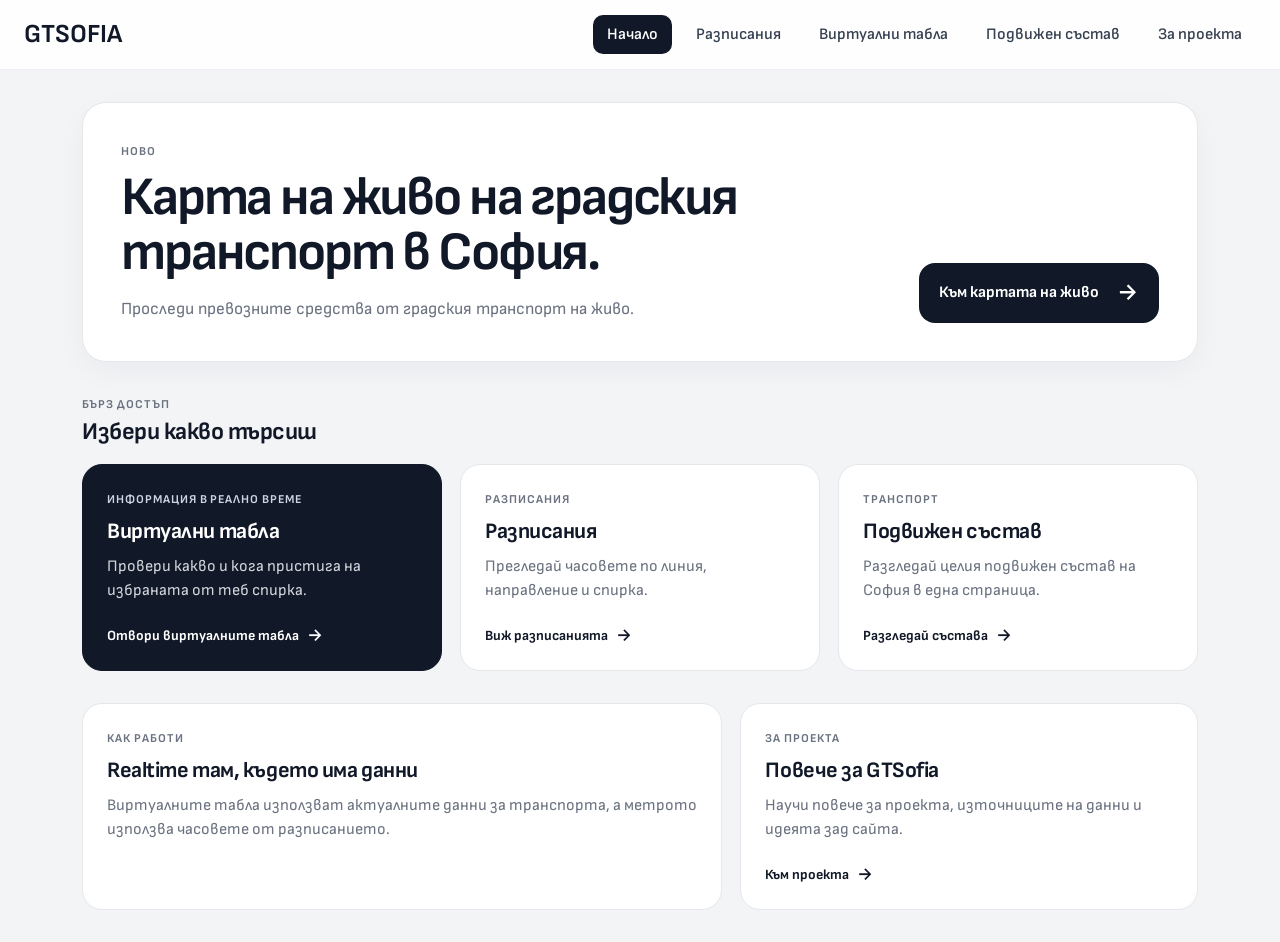
<file: index.html>
<!DOCTYPE html>
<html lang="bg">
<head>
  <meta charset="UTF-8" />
  <meta name="viewport" content="width=device-width, initial-scale=1.0" />
  <title>Начало | GTSofia</title>
  <link href="https://fonts.googleapis.com/css2?family=Sofia+Sans:wght@400;500;600;700&display=swap" rel="stylesheet" />
  <link rel="stylesheet" href="style.css" />
</head>
<body>
  <header class="navbar">
    <a href="index.html" class="nav-logo">GTSOFIA</a>
    <button class="nav-toggle" onclick="toggleMenu()" aria-label="Отвори меню">☰</button>
    <nav id="navMenu">
      <a href="index.html" class="active">Начало</a>
      <a href="schedules.html">Разписания</a>
      <a href="virtual-boards.html">Виртуални табла</a>
      <a href="rolling-stock.html">Подвижен състав</a>
      <a href="about.html">За проекта</a>
    </nav>
  </header>

  <main class="home">
    <section class="home-hero">
      <div class="home-hero-copy">
        <span class="home-eyebrow">НОВО</span>
        <h1>Карта на живо на градския транспорт в София.</h1>
        <p>Проследи превозните средства от градския транспорт на живо.</p>
      </div>
      <a href="https://gtsofialive.vercel.app/" class="home-hero-action">
        <span class="home-hero-action-label">Към картата на живо</span>
        <span class="home-hero-action-arrow">→</span>
      </a>
    </section>

    <section class="home-section">
      <div class="home-section-heading">
        <div>
          <span class="home-section-kicker">Бърз достъп</span>
          <h2>Избери какво търсиш</h2>
        </div>
      </div>

      <div class="home-grid home-grid-main">
        <a href="virtual-boards.html" class="home-card home-card-primary">
          <span class="home-card-label">Информация в реално време</span>
          <h2>Виртуални табла</h2>
          <p>Провери какво и кога пристига на избраната от теб спирка.</p>
          <span class="home-card-link">Отвори виртуалните табла <span>→</span></span>
        </a>

        <a href="schedules.html" class="home-card">
          <span class="home-card-label">Разписания</span>
          <h2>Разписания</h2>
          <p>Прегледай часовете по линия, направление и спирка.</p>
          <span class="home-card-link">Виж разписанията <span>→</span></span>
        </a>

        <a href="rolling-stock.html" class="home-card">
          <span class="home-card-label">Транспорт</span>
          <h2>Подвижен състав</h2>
          <p>Разгледай целия подвижен състав на София в една страница.</p>
          <span class="home-card-link">Разгледай състава <span>→</span></span>
        </a>
      </div>
    </section>



    <section class="home-info-grid">
      <div class="home-info-card">
        <span class="home-section-kicker">Как работи</span>
        <h2>Realtime там, където има данни</h2>
        <p>Виртуалните табла използват актуалните данни за транспорта, а метрото използва часовете от разписанието.</p>
      </div>

      <a href="about.html" class="home-info-card home-info-card-link">
        <span class="home-section-kicker">За проекта</span>
        <h2>Повече за GTSofia</h2>
        <p>Научи повече за проекта, източниците на данни и идеята зад сайта.</p>
        <span class="home-card-link">Към проекта <span>→</span></span>
      </a>
    </section>
  </main>

  <script src="navbar.js"></script>
</body>
</html>
</file>
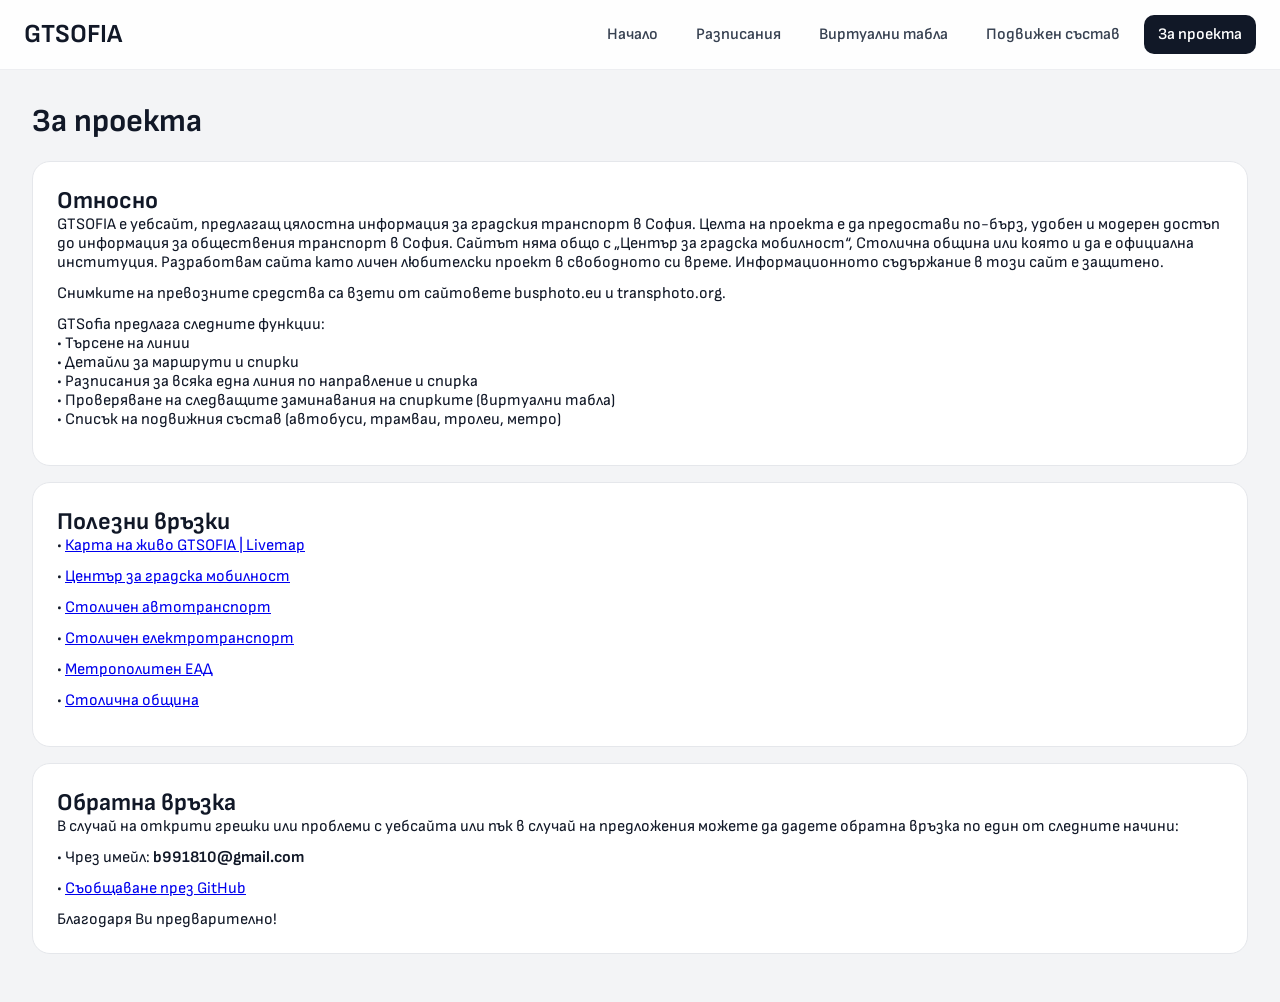
<file: about.html>
<!DOCTYPE html>
<html lang="en">
<head>
  <meta charset="UTF-8" />
  <meta name="viewport" content="width=device-width, initial-scale=1.0"/>
  <title>За проекта | GTSofia</title>

  <link href="https://fonts.googleapis.com/css2?family=Sofia+Sans:wght@400;500;600;700&display=swap" rel="stylesheet"/>
  <link rel="stylesheet" href="style.css" />
</head>

<body>

<!-- NAVBAR -->
<header class="navbar">

  <a href="index.html" class="nav-logo">GTSOFIA</a>

  <button class="nav-toggle" onclick="toggleMenu()">☰</button>

  <nav id="navMenu">
    <a href="index.html">Начало</a>
    <a href="schedules.html">Разписания</a>
    <a href="virtual-boards.html">Виртуални табла</a>
    <a href="rolling-stock.html">Подвижен състав</a>
    <a href="about.html" class="active">За проекта</a>
  </nav>

</header>

<!-- PAGE CONTENT -->
<main class="content">

  <h1 style="margin-bottom: 20px;">За проекта</h1>

  <!-- Карта 1 -->
  <div class="info-card" style="margin-bottom: 16px;">
    <h2>Относно</h2>

    <p style="margin-bottom: 12px;">
      GTSOFIA е уебсайт, предлагащ цялостна информация за градския транспорт в София. Целта на проекта е да предостави по-бърз, удобен и модерен достъп до информация за обществения транспорт в София. Сайтът няма общо с „Център за градска мобилност“, Столична община или която и да е официална институция. Разработвам сайта като личен любителски проект в свободното си време. Информационното съдържание в този сайт е защитено.
    </p>

      <p style="margin-bottom: 12px;">
      Снимките на превозните средства са взети от сайтовете busphoto.eu и transphoto.org.
    </p>

    <p style="margin-bottom: 12px;">
      GTSofia предлага следните функции:
      <br>• Търсене на линии
      <br>• Детайли за маршрути и спирки
      <br>• Разписания за всяка една линия по направление и спирка
      <br>• Проверяване на следващите заминавания на спирките (виртуални табла)
      <br>• Списък на подвижния състав (автобуси, трамваи, тролеи, метро)
    </p>
    
    </div>

      <div class="info-card" style="margin-bottom: 16px;">
    <h2>Полезни връзки</h2>


      <p style="margin-bottom: 12px;">
      • <a href="https://gtsofialive.vercel.app/">
        Карта на живо GTSOFIA | Livemap
      </a>
    </p>

      <p style="margin-bottom: 12px;">
      • <a href="https://sofiatraffic.bg/bg">
        Център за градска мобилност
      </a>
    </p>

      <p style="margin-bottom: 12px;">
      • <a href="https://www.sofiabus.bg/">
        Столичен автотранспорт
      </a>
    </p>

      <p style="margin-bottom: 12px;">
      • <a href="http://www.elektrotransportsf.com/">
        Столичен електротранспорт
      </a>
    </p>

      <p style="margin-bottom: 12px;">
      • <a href="https://www.metropolitan.bg/">
        Метрополитен ЕАД
      </a>
    </p>

      <p style="margin-bottom: 12px;">
      • <a href="https://www.sofia.bg/">
        Столична община
      </a>
    </p>
  
  </div>

    <div class="info-card" style="margin-bottom: 16px;">
    <h2>Обратна връзка</h2>

        <p style="margin-bottom: 12px;">
      В случай на открити грешки или проблеми с уебсайта или пък в случай на предложения можете да дадете обратна връзка по един от следните начини:
    </p>

    <p style="margin-bottom: 12px;">
      • Чрез имейл: <strong>b991810@gmail.com</strong>
    </p>

    <p style="margin-bottom: 12px;">
      • <a href="https://github.com/nikolay5555/gtsofia/issues">
        Съобщаване през GitHub
      </a>
    </p>

    <p>
      Благодаря Ви предварително!
    </p>
  </div>

</main>

<!-- NAVBAR SCRIPT -->
<script src="navbar.js"></script>

</body>
</html>
</file>
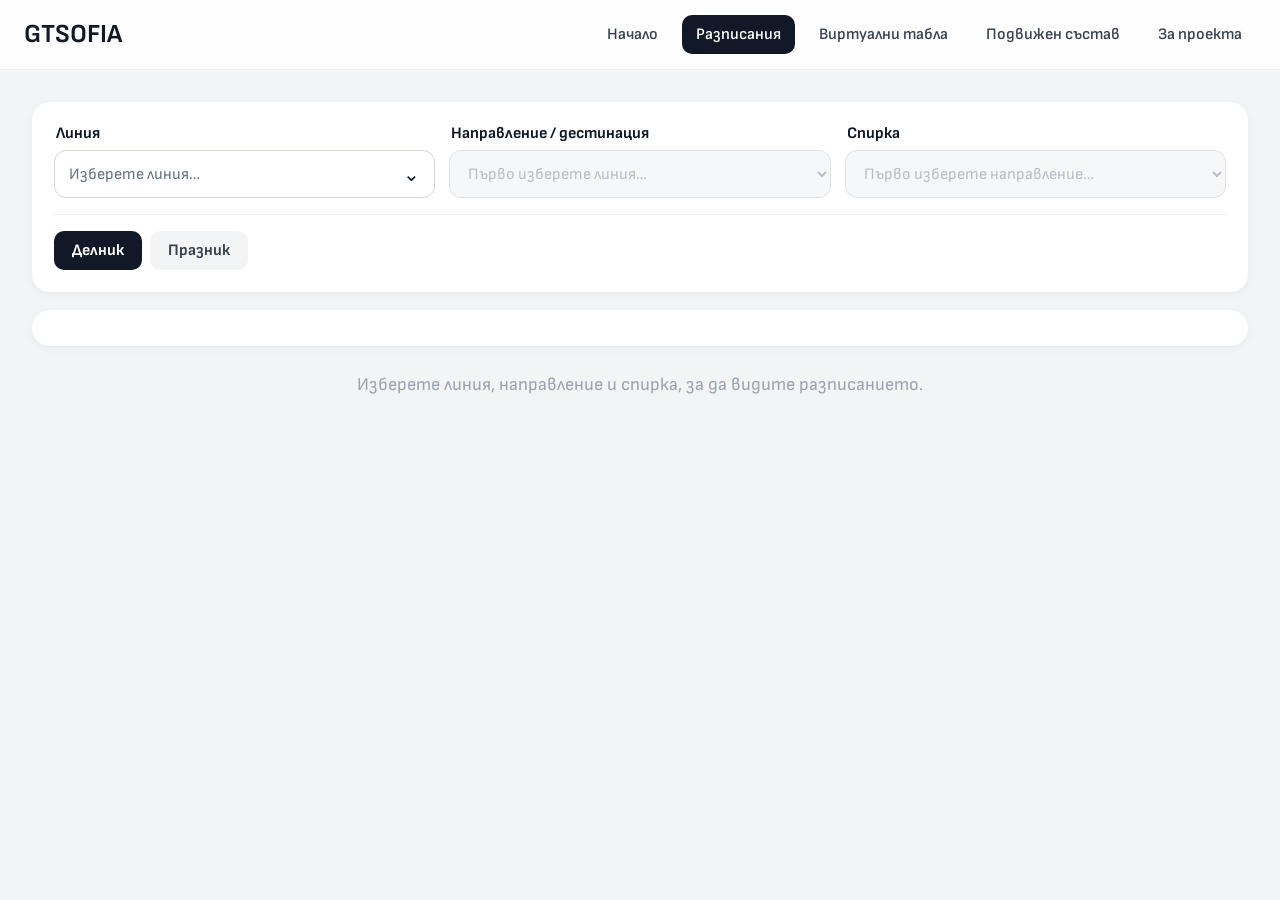
<file: schedules.html>
<!DOCTYPE html>
<html lang="bg">
<head>
  <meta charset="UTF-8" />
  <meta name="viewport" content="width=device-width, initial-scale=1.0" />
  <title>Разписания | GTSofia</title>
  <link href="https://fonts.googleapis.com/css2?family=Sofia+Sans:wght@400;500;600;700&display=swap" rel="stylesheet" />
  <link rel="stylesheet" href="style.css" />
</head>
<body>
  <header class="navbar">
    <a href="index.html" class="nav-logo">GTSOFIA</a>
    <button class="nav-toggle" onclick="toggleMenu()">☰</button>
    <nav id="navMenu">
      <a href="index.html">Начало</a>
      <a href="schedules.html" class="active">Разписания</a>
      <a href="virtual-boards.html">Виртуални табла</a>
      <a href="rolling-stock.html">Подвижен състав</a>
      <a href="about.html">За проекта</a>
    </nav>
  </header>

  <main class="schedule-page">
    <section class="schedule-card schedule-controls-card">
      <div class="schedule-controls">
        <div class="schedule-control">
          <label for="lineDropdownButton">Линия</label>
          <div class="schedule-dropdown" id="lineDropdown">
            <button id="lineDropdownButton" class="schedule-select-button" type="button" aria-expanded="false">
              <span class="schedule-placeholder">Изберете линия…</span>
              <span class="schedule-chevron">⌄</span>
            </button>
            <div id="lineDropdownMenu" class="schedule-dropdown-menu" hidden></div>
          </div>
        </div>

        <div class="schedule-control">
          <label for="directionSelect">Направление / дестинация</label>
          <select id="directionSelect" class="schedule-native-select" disabled>
            <option value="">Първо изберете линия…</option>
          </select>
        </div>

        <div class="schedule-control">
          <label for="stopSelect">Спирка</label>
          <select id="stopSelect" class="schedule-native-select" disabled>
            <option value="">Първо изберете направление…</option>
          </select>
        </div>
      </div>

      <div class="schedule-day-tabs" role="tablist" aria-label="Тип ден">
        <button class="schedule-day-tab active" data-day-type="weekday" type="button">Делник</button>
        <button class="schedule-day-tab" data-day-type="weekend" type="button">Празник</button>
      </div>
    </section>

    <section id="scheduleSummary" class="schedule-summary" hidden></section>

    <section id="timetableSection" class="schedule-card timetable-card" hidden>
      <div class="schedule-section-heading">
        <h2>Пълно разписание</h2>
      </div>
      <div id="timetableContainer" class="timetable-scroll"></div>
    </section>

    <section id="courseSection" class="schedule-card course-card" hidden>
      <div class="schedule-section-heading course-heading">
        <h2>Разписание на курса</h2>
        <button id="closeCourseButton" class="schedule-close-button" type="button">Затвори</button>
      </div>
      <div id="courseStops" class="course-stops"></div>
    </section>

    <div id="scheduleEmpty" class="schedule-empty">
      Изберете линия, направление и спирка, за да видите разписанието.
    </div>
  </main>

  <script src="navbar.js"></script>
  <script src="route-metadata.js"></script>
  <script src="transport-data.js"></script>
  <script src="schedules.js?v=30"></script>
</body>
</html>
</file>
<file: style.css>
/* =========================
BASE RESET
========================= */

* {
  margin: 0;
  padding: 0;
  box-sizing: border-box;
}

body {
  font-family: "Sofia Sans", sans-serif;
  background: #f3f4f6;
  min-height: 100vh;
  color: #111827;
}

img {
  max-width: 100%;
}

/* =========================
NAVBAR
========================= */

.navbar {
  height: 70px;
  background: rgba(255, 255, 255, 0.88);
  backdrop-filter: blur(18px);
  -webkit-backdrop-filter: blur(18px);
  border-bottom: 1px solid rgba(229, 231, 235, 0.7);
  display: flex;
  align-items: center;
  justify-content: space-between;
  padding: 0 24px;
  position: sticky;
  top: 0;
  z-index: 1000;
  transition:
    background 0.3s ease,
    backdrop-filter 0.3s ease,
    box-shadow 0.3s ease;
}

.navbar.scrolled {
  background: rgba(255, 255, 255, 0.72);
  backdrop-filter: blur(22px);
  -webkit-backdrop-filter: blur(22px);
  box-shadow: 0 6px 20px rgba(0, 0, 0, 0.06);
}

.nav-logo {
  font-size: 26px;
  font-weight: 700;
  color: #111827;
  text-decoration: none;
}

.navbar nav {
  display: flex;
  gap: 10px;
}

.navbar nav a {
  text-decoration: none;
  color: #374151;
  font-weight: 600;
  padding: 10px 14px;
  border-radius: 10px;
  transition: 0.2s;
}

.navbar nav a:hover {
  background: #f3f4f6;
}

.navbar nav a.active {
  background: #111827;
  color: white;
}

.nav-toggle {
  display: none;
  font-size: 28px;
  background: none;
  border: none;
  cursor: pointer;
}

/* =========================
GENERAL CONTENT
========================= */

.content {
  padding: 32px;
}

.info-card {
  background: white;
  padding: 24px;
  border-radius: 18px;
  border: 1px solid #e5e7eb;
  width: 100%;
}

/* =========================
HOME PAGE
========================= */

.home {
  max-width: 1180px;
  margin: 0 auto;
  padding: 32px;
  display: flex;
  flex-direction: column;
  gap: 32px;
}

.home-hero {
  background: white;
  border: 1px solid #e5e7eb;
  border-radius: 24px;
  padding: 38px;
  display: flex;
  align-items: flex-end;
  justify-content: space-between;
  gap: 28px;
  box-shadow: 0 10px 30px rgba(17, 24, 39, 0.04);
}

.home-hero-copy {
  max-width: 760px;
}

.home-eyebrow,
.home-section-kicker,
.home-card-label {
  display: inline-block;
  font-size: 12px;
  font-weight: 700;
  letter-spacing: 0.08em;
  text-transform: uppercase;
  color: #6b7280;
}

.home-hero h1 {
  margin-top: 10px;
  font-size: clamp(32px, 5vw, 54px);
  line-height: 1.02;
  letter-spacing: -0.04em;
  max-width: 760px;
}

.home-hero p {
  margin-top: 16px;
  max-width: 660px;
  color: #6b7280;
  font-size: 17px;
  line-height: 1.55;
}

.home-hero-action {
  min-width: 240px;
  padding: 18px 20px;
  border-radius: 16px;
  background: #111827;
  color: white;
  text-decoration: none;
  display: flex;
  align-items: center;
  justify-content: space-between;
  gap: 16px;
  font-weight: 700;
  transition: transform 0.2s ease, background 0.2s ease;
}

.home-hero-action:hover {
  transform: translateY(-2px);
  background: #1f2937;
}

.home-hero-action-arrow {
  font-size: 24px;
  line-height: 1;
}

.home-section {
  display: flex;
  flex-direction: column;
  gap: 18px;
}

.home-section-heading h2 {
  margin-top: 4px;
  font-size: 24px;
  letter-spacing: -0.02em;
}

.home-grid {
  display: grid;
  grid-template-columns: repeat(3, minmax(0, 1fr));
  gap: 18px;
}

.home-card,
.home-info-card {
  background: white;
  border: 1px solid #e5e7eb;
  border-radius: 20px;
  padding: 24px;
  text-decoration: none;
  color: inherit;
  transition: transform 0.2s ease, box-shadow 0.2s ease, border-color 0.2s ease;
}

.home-card:hover,
.home-info-card-link:hover {
  transform: translateY(-3px);
  box-shadow: 0 12px 26px rgba(17, 24, 39, 0.07);
  border-color: #d1d5db;
}

.home-card-primary {
  background: #111827;
  color: white;
  border-color: #111827;
}

.home-card-primary:hover {
  border-color: #1f2937;
}

.home-card h2,
.home-info-card h2 {
  margin-top: 10px;
  font-size: 22px;
  letter-spacing: -0.02em;
}

.home-card p,
.home-info-card p {
  margin-top: 10px;
  color: #6b7280;
  line-height: 1.5;
}

.home-card-primary p {
  color: #d1d5db;
}

.home-card-link {
  display: inline-flex;
  align-items: center;
  gap: 8px;
  margin-top: 22px;
  font-size: 14px;
  font-weight: 700;
}

.home-card-link span {
  font-size: 18px;
}

.home-card-primary .home-card-label {
  color: #cbd5e1;
}

.home-info-grid {
  display: grid;
  grid-template-columns: 1.4fr 1fr;
  gap: 18px;
}

.home-info-card-link {
  display: block;
}

/* =========================
ROLLING STOCK
========================= */

.stock-grid {
  display: grid;
  grid-template-columns: repeat(auto-fill, minmax(280px, 1fr));
  gap: 20px;
}

.stock-card {
  background: white;
  border-radius: 18px;
  overflow: hidden;
  border: 1px solid #e5e7eb;
}

.stock-image {
  width: 100%;
  height: 200px;
  object-fit: cover;
}

.stock-body {
  padding: 18px;
}

.stock-author {
  text-align: center;
  font-size: 13px;
  color: #6b7280;
  margin-top: 6px;
  margin-bottom: 4px;
}

.stock-lines {
  display: flex;
  flex-wrap: wrap;
  gap: 6px;
  margin-top: 10px;
}

.stock-line-pill {
  display: flex;
  align-items: center;
  justify-content: center;
  height: 25px;
  width: 42px;
  min-width: 35px;
  padding: 0 8px;
  border-radius: 6px;
  font-weight: 700;
}

.stock-metro-pill {
  width: 28px;
  height: 28px;
  min-width: 28px;
  padding: 0;
  border-radius: 50%;
}

.stock-filters {
  display: flex;
  gap: 10px;
  flex-wrap: wrap;
  margin-bottom: 20px;
}

.stock-filters button {
  font-family: "Sofia Sans", sans-serif;
  border: none;
  padding: 10px 16px;
  border-radius: 12px;
  background: #e5e7eb;
  font-weight: 600;
  cursor: pointer;
  transition: 0.2s;
}

.stock-filters button:hover {
  background: #111827;
  color: white;
}

/* =========================
SCHEDULES PAGE
========================= */

.schedule-page {
  max-width: 1500px;
  margin: 0 auto;
  padding: 32px;
}

.schedule-card {
  background: #fff;
  border-radius: 18px;
  box-shadow: 0 2px 10px rgba(0,0,0,.05);
}

.schedule-controls-card { padding: 22px; }

.schedule-controls {
  display: grid;
  grid-template-columns: 1fr 1fr 1fr;
  gap: 14px;
}

.schedule-control label {
  display: block;
  font-weight: 700;
  margin: 0 0 7px 2px;
}

.schedule-dropdown {
  position: relative;
}

.schedule-select-button,
.schedule-native-select {
  width: 100%;
  min-height: 48px;
  border: 1px solid #d1d5db;
  border-radius: 12px;
  background: #fff;
  font: inherit;
  color: #111827;
  padding: 8px 14px;
}

.schedule-select-button {
  display: flex;
  align-items: center;
  justify-content: space-between;
  cursor: pointer;
  text-align: left;
}

.schedule-select-button:hover,
.schedule-native-select:not(:disabled):hover {
  border-color: #9ca3af;
}

.schedule-native-select:disabled {
  background: #f3f4f6;
  color: #9ca3af;
}

.schedule-chevron {
  font-size: 20px;
  margin-left: 8px;
}

.schedule-dropdown-menu {
  position: absolute;
  z-index: 50;
  top: calc(100% + 7px);
  left: 0;
  right: 0;
  max-height: 420px;
  overflow-y: auto;
  background: #fff;
  border: 1px solid #e5e7eb;
  border-radius: 14px;
  box-shadow: 0 14px 35px rgba(0,0,0,.14);
  padding: 8px;
}

.schedule-dropdown-group-title {
  font-size: 12px;
  font-weight: 700;
  color: #6b7280;
  padding: 8px 10px 5px;
  text-transform: uppercase;
  letter-spacing: .04em;
}

.schedule-line-option {
  width: 100%;
  border: 0;
  background: transparent;
  border-radius: 10px;
  padding: 8px 10px;
  display: flex;
  align-items: center;
  justify-content: space-between;
  cursor: pointer;
  font: inherit;
}

.schedule-line-option:hover {
  background: #f3f4f6;
}

.schedule-line-identity {
  display: inline-flex;
  align-items: center;
  gap: 7px;
  min-width: 0;
}

.schedule-line-icon {
  width: 30px;
  height: 30px;
  display: inline-flex;
  align-items: center;
  justify-content: center;
}

.schedule-line-icon img {
  width: 30px;
  height: 30px;
  object-fit: contain;
}

.schedule-line-pill {
  width: 60px;
  height: 30px;
  border-radius: 6px;
  display: inline-flex;
  align-items: center;
  justify-content: center;
  background: var(--line-color, #BE1E2D);
  color: var(--line-text-color, #fff);
  font-weight: 700;
  font-size: 17px;
  line-height: 1;
}

.schedule-line-pill.metro {
  width: 30px;
  border-radius: 999px;
}

.schedule-line-pill.night {
  border: 1px solid rgba(0, 0, 0, 0.18);
}

.schedule-option-arrow {
  color: #9ca3af;
  font-size: 22px;
}

.schedule-selected-line {
  display: inline-flex;
  flex: 1;
}

.schedule-placeholder {
  color: #6b7280;
}

.schedule-day-tabs {
  display: flex;
  gap: 8px;
  margin-top: 16px;
  border-top: 1px solid #eef0f2;
  padding-top: 16px;
}

.schedule-day-tab {
  border: 0;
  background: #f3f4f6;
  color: #374151;
  border-radius: 10px;
  padding: 10px 18px;
  font: inherit;
  font-weight: 700;
  cursor: pointer;
}

.schedule-day-tab.active {
  background: #111827;
  color: #fff;
}

.schedule-summary {
  margin-top: 18px;
  padding: 18px 22px;
  background: #fff;
  border-radius: 18px;
  box-shadow: 0 2px 10px rgba(0,0,0,.05);
  display: flex;
  align-items: center;
  justify-content: space-between;
  gap: 20px;
}

.schedule-summary-main {
  display: flex;
  flex-direction: column;
  align-items: flex-start;
  gap: 8px;
}

.schedule-summary-route-row {
  display: flex;
  align-items: center;
  gap: 14px;
}

.schedule-summary-destination {
  font-size: 25px;
}

.schedule-summary-stop {
  color: #6b7280;
}

.schedule-summary-stats {
  display: flex;
  gap: 10px;
}

.schedule-summary-stats div {
  min-width: 125px;
  padding: 10px 14px;
  border-radius: 12px;
  background: #f7f7f8;
  display: flex;
  flex-direction: column;
  gap: 2px;
}

.schedule-summary-stats span {
  font-size: 12px;
  color: #6b7280;
}

.schedule-summary-stats strong {
  font-size: 20px;
}

.direction-arrow {
  width: 13px;
  height: auto;
  flex: 0 0 13px;
  opacity: 0.7;
}

.timetable-card,
.course-card {
  margin-top: 18px;
  padding: 22px;
}

.schedule-section-heading {
  display: flex;
  align-items: center;
  justify-content: space-between;
  gap: 16px;
  margin-bottom: 16px;
}

.schedule-section-kicker {
  font-size: 12px;
  color: #6b7280;
  font-weight: 700;
  text-transform: uppercase;
  letter-spacing: .05em;
}

.schedule-section-heading h1,
.schedule-section-heading h2 {
  margin: 3px 0 0;
  font-size: 24px;
}

.schedule-data-status {
  color: #6b7280;
  font-size: 14px;
}

.timetable-scroll {
  overflow-x: auto;
  border: 1px solid #e5e7eb;
  border-radius: 12px;
}

.schedule-timetable {
  width: 100%;
  min-width: 720px;
  border-collapse: collapse;
  table-layout: fixed;
}

.schedule-timetable th {
  padding: 12px 8px;
  background: #f3f4f6;
  border-right: 1px solid #e5e7eb;
  border-bottom: 1px solid #d1d5db;
  font-size: 14px;
  white-space: nowrap;
}

.schedule-timetable td {
  min-height: 70px;
  padding: 12px 8px;
  vertical-align: top;
  border-right: 1px solid #eef0f2;
  text-align: center;
}

.schedule-minute-list {
  display: flex;
  flex-direction: column;
  align-items: center;
  gap: 4px;
}

.schedule-minute {
  display: block;
  width: 100%;
  border: 0;
  background: transparent;
  color: #111827;
  font: inherit;
  font-weight: 700;
  padding: 5px 4px;
  border-radius: 7px;
  cursor: pointer;
}

.schedule-minute:hover {
  background: #fef3c7;
  color: #92400e;
}

.schedule-no-data {
  padding: 30px;
  text-align: center;
  color: #6b7280;
}

.schedule-close-button {
  border: 0;
  background: #111827;
  color: #fff;
  border-radius: 10px;
  padding: 9px 15px;
  font: inherit;
  font-weight: 700;
  cursor: pointer;
}

.course-stops {
  border-top: 1px solid #eef0f2;
}

.course-stop {
  min-height: 54px;
  display: grid;
  grid-template-columns: 26px 1fr auto;
  align-items: center;
  gap: 10px;
  padding: 8px 12px;
  border-bottom: 1px solid #f0f1f2;
}

.course-stop.selected {
  background: #fef3c7;
  border-radius: 10px;
}

.course-stop-marker {
  width: 14px;
  height: 14px;
  border-radius: 999px;
  background: #111827;
  border: 3px solid #fff;
  box-shadow: 0 0 0 1px #d1d5db;
  margin-left: 2px;
}

.course-stop-name {
  font-weight: 600;
  display: flex;
  align-items: center;
  gap: 8px;
  flex-wrap: wrap;
}

.course-stop-code {
  color: #6b7280;
  font-size: 12px;
  font-weight: 500;
  white-space: nowrap;
}

.course-stop-time {
  font-weight: 700;
  font-variant-numeric: tabular-nums;
}

.schedule-empty {
  margin-top: 28px;
  color: #9ca3af;
  text-align: center;
  font-size: 18px;
}

/* =========================
VIRTUAL BOARDS
========================= */

.virtual-boards {
  height: calc(100vh - 70px);
  min-height: 620px;
  padding: 18px;
  display: flex;
  flex-direction: column;
  gap: 14px;
}

.virtual-board-toolbar {
  display: flex;
  align-items: center;
  justify-content: space-between;
  gap: 18px;
  background: #fff;
  border: 1px solid #e5e7eb;
  border-radius: 18px;
  padding: 16px 20px;
  box-shadow: 0 2px 10px rgba(0,0,0,.05);
  flex: 0 0 auto;
}

.virtual-board-toolbar h1 {
  font-size: 25px;
  line-height: 1.15;
}

.live-indicator {
  width: 9px;
  height: 9px;
  border-radius: 50%;
  background: #16a34a;
  box-shadow: 0 0 0 0 rgba(22, 163, 74, .45);
  animation: vb-pulse 1.8s infinite;
  flex: 0 0 9px;
}

@keyframes vb-pulse {
  0% { box-shadow: 0 0 0 0 rgba(22, 163, 74, .45); }
  70% { box-shadow: 0 0 0 7px rgba(22, 163, 74, 0); }
  100% { box-shadow: 0 0 0 0 rgba(22, 163, 74, 0); }
}

.virtual-board-layout {
  min-height: 0;
  flex: 1 1 auto;
  display: grid;
  grid-template-columns: minmax(0, 1.65fr) minmax(360px, .85fr);
  gap: 14px;
}

.virtual-map-card {
  min-height: 0;
  position: relative;
  overflow: hidden;
  border-radius: 18px;
  border: 1px solid #e5e7eb;
  background: #e5e7eb;
  box-shadow: 0 2px 10px rgba(0,0,0,.05);
}

.virtual-board-controls {
  position: relative;
  z-index: 5;
  display: flex;
  align-items: center;
  gap: 8px;
  padding: 14px 16px;
  border-bottom: 1px solid #eef0f2;
  background: #fff;
}

.virtual-stop-search {
  position: relative;
  width: 100%;
  min-width: 0;
}

.virtual-stop-search-panel {
  flex: 1 1 auto;
}

.virtual-stop-search input {
  width: 100%;
  min-height: 42px;
  padding: 0 13px;
  border: 1px solid #d1d5db;
  border-radius: 11px;
  background: #fff;
  color: #111827;
  font: inherit;
  box-shadow: 0 2px 8px rgba(0,0,0,.06);
  outline: none;
}

.virtual-stop-search input:focus {
  border-color: #9ca3af;
  box-shadow: 0 0 0 3px rgba(17,24,39,.08), 0 2px 8px rgba(0,0,0,.06);
}

.map-tool-button {
  width: 42px;
  height: 42px;
  min-height: 42px;
  flex: 0 0 42px;
  display: inline-flex;
  align-items: center;
  justify-content: center;
  padding: 0;
  border: 1px solid #d1d5db;
  border-radius: 11px;
  background: rgba(255,255,255,.96);
  color: #111827;
  font: inherit;
  font-weight: 700;
  box-shadow: 0 4px 14px rgba(0,0,0,.12);
  cursor: pointer;
  pointer-events: auto;
  white-space: nowrap;
}

.map-tool-button:hover {
  background: #fff;
}

.map-tool-button:disabled {
  opacity: .7;
  cursor: wait;
}

.map-location-button {
  font-size: 21px;
}

.virtual-stop-search-results {
  position: absolute;
  top: calc(100% + 6px);
  left: 0;
  right: 0;
  max-height: 310px;
  overflow-y: auto;
  border: 1px solid #e5e7eb;
  border-radius: 11px;
  background: #fff;
  box-shadow: 0 8px 20px rgba(0,0,0,.14);
}

.virtual-stop-search-result {
  width: 100%;
  display: flex;
  align-items: center;
  justify-content: space-between;
  gap: 12px;
  padding: 10px 12px;
  border: 0;
  border-bottom: 1px solid #f0f1f2;
  background: #fff;
  color: #111827;
  text-align: left;
  font: inherit;
  cursor: pointer;
}

.virtual-stop-search-result:last-child {
  border-bottom: 0;
}

.virtual-stop-search-result:hover {
  background: #f9fafb;
}

.virtual-stop-search-result strong {
  min-width: 0;
  overflow: hidden;
  text-overflow: ellipsis;
  white-space: nowrap;
}

.virtual-stop-search-result span {
  flex: 0 0 auto;
  color: #9ca3af;
  font-size: 12px;
}

.virtual-stop-search-empty {
  padding: 12px;
  color: #6b7280;
  font-size: 13px;
}

.map-tool-button {
  min-height: 42px;
  display: inline-flex;
  align-items: center;
  gap: 7px;
  padding: 0 12px;
  border: 1px solid #d1d5db;
  border-radius: 11px;
  background: rgba(255,255,255,.96);
  color: #111827;
  font: inherit;
  font-weight: 700;
  box-shadow: 0 4px 14px rgba(0,0,0,.12);
  cursor: pointer;
  pointer-events: auto;
  white-space: nowrap;
}

.map-location-button {
  width: 42px;
  height: 42px;
  padding: 0;
  justify-content: center;
}

.map-location-button img {
  width: 22px;
  height: 22px;
  display: block;
  flex: 0 0 22px;
}

.map-tool-button:hover {
  background: #fff;
}

.map-tool-button:disabled {
  opacity: .7;
  cursor: wait;
}

.virtual-map {
  width: 100%;
  height: 100%;
  min-height: 440px;
}

.virtual-board-panel {
  min-width: 0;
  min-height: 0;
  overflow: hidden;
  display: flex;
  flex-direction: column;
  background: #fff;
  border: 1px solid #e5e7eb;
  border-radius: 18px;
  box-shadow: 0 2px 10px rgba(0,0,0,.05);
}

.virtual-board-content {
  min-height: 0;
  overflow: hidden;
  display: flex;
  flex-direction: column;
  flex: 1 1 auto;
}

.virtual-board-body {
  min-height: 0;
  overflow-y: auto;
  flex: 1 1 auto;
  display: flex;
  flex-direction: column;
}

.virtual-board-empty,
.virtual-board-error {
  margin: auto;
  max-width: 420px;
  padding: 28px 24px;
  color: #6b7280;
  text-align: center;
}

.virtual-board-empty-title {
  color: #111827;
  font-size: 23px;
  font-weight: 700;
  margin-bottom: 10px;
}

.virtual-board-empty p {
  line-height: 1.55;
}

.virtual-board-header-actions {
  display: flex;
  align-items: center;
  gap: 8px;
  flex: 0 0 auto;
}

.virtual-board-header {
  display: flex;
  align-items: flex-start;
  justify-content: space-between;
  gap: 14px;
  padding: 18px 18px 12px;
  border-bottom: 1px solid #eef0f2;
}

.virtual-board-kicker {
  margin-bottom: 4px;
  color: #6b7280;
  font-size: 12px;
  font-weight: 700;
  text-transform: uppercase;
  letter-spacing: .05em;
}

.virtual-board-header h2 {
  font-size: 21px;
  line-height: 1.2;
}

.virtual-board-header p {
  margin-top: 5px;
  color: #6b7280;
  font-size: 13px;
}

.virtual-board-close {
  width: 34px;
  height: 34px;
  border: 0;
  border-radius: 50%;
  background: #f3f4f6;
  color: #111827;
  font-size: 24px;
  line-height: 1;
  cursor: pointer;
  flex: 0 0 34px;
}

.virtual-board-close:hover {
  background: #e5e7eb;
}

.virtual-board-refresh {
  width: 34px;
  height: 34px;
  flex: 0 0 34px;
  border: 0;
  border-radius: 50%;
  background: #f3f4f6;
  color: #111827;
  padding: 0;
  display: inline-flex;
  align-items: center;
  justify-content: center;
  font: inherit;
  cursor: pointer;
}

.virtual-board-refresh > span {
  display: block;
  font-size: 23px;
  line-height: 1;
  font-weight: 400;
}

.virtual-board-refresh.is-loading > span {
  animation: virtual-board-refresh-spin 0.9s linear infinite;
}

@keyframes virtual-board-refresh-spin {
  from {
    transform: rotate(0deg);
  }
  to {
    transform: rotate(360deg);
  }
}

.virtual-board-refresh:hover {
  background: #e5e7eb;
}

.virtual-board-list {
  min-height: 0;
  overflow-y: auto;
}

.vb-row {
  padding: 13px 16px;
  border-bottom: 1px solid #f0f1f2;
}

.vb-route-row {
  min-width: 0;
  width: 100%;
  gap: 10px;
  align-items: center;
  flex-wrap: nowrap;
}

.vb-route-row .schedule-line-identity {
  flex: 0 0 auto;
}

.vb-direction-arrow {
  width: 13px;
  height: auto;
  flex: 0 0 13px;
  opacity: .7;
  align-self: center;
  display: block;
}

.vb-destination {
  min-width: 0;
  flex: 1 1 auto;
  overflow: hidden;
  white-space: nowrap;
  text-overflow: ellipsis;
  font-size: 20px;
  line-height: 1.2;
}

.vb-time-block {
  display: flex;
  align-items: center;
  justify-content: space-between;
  gap: 12px;
  margin-top: 8px;
  padding-left: 99px;
}

.vb-arrival-main {
  display: inline-flex;
  align-items: center;
  justify-content: center;
  gap: 8px;
  white-space: nowrap;
  font-variant-numeric: tabular-nums;
}

.vb-arrival-live {
  width: 8px;
  height: 8px;
  flex: 0 0 8px;
  border-radius: 50%;
  background: #16a34a;
  box-shadow: 0 0 0 0 rgba(22, 163, 74, .35);
  animation: vb-pulse 1.8s infinite;
}

.vb-arrival-clock {
  color: #111827;
  font-size: 24px;
  font-weight: 700;
  line-height: 1;
}

.vb-arrival-minutes {
  color: #6b7280;
  font-size: 15px;
  font-weight: 600;
  line-height: 1;
  white-space: nowrap;
}

.vb-arrival {
  display: inline-flex;
  align-items: center;
  gap: 9px;
  font-variant-numeric: tabular-nums;
  white-space: nowrap;
}

.vb-arrival-live {
  width: 7px;
  height: 7px;
  flex: 0 0 7px;
  margin-right: -2px;
}

.vb-arrival-time {
  color: #111827;
  font-size: 22px;
  font-weight: 700;
  line-height: 1;
}

.vb-arrival-countdown {
  color: #374151;
  font-size: 14px;
  font-weight: 600;
  white-space: nowrap;
}

.vb-arrival-empty {
  color: #9ca3af;
  font-size: 13px;
  font-weight: 600;
}

.vb-next-times {
  display: flex;
  gap: 6px;
  color: #9ca3af;
  font-size: 12px;
  font-weight: 600;
  font-variant-numeric: tabular-nums;
}

.vb-next-times span {
  position: relative;
  display: inline-flex;
  align-items: center;
  padding: 3px 6px;
  border-radius: 7px;
  background: #f3f4f6;
  cursor: help;
  outline: none;
}

.vb-next-times span::after {
  content: attr(data-tooltip);
  position: absolute;
  left: 50%;
  bottom: calc(100% + 8px);
  transform: translate(-50%, 4px);
  padding: 5px 8px;
  border-radius: 7px;
  background: #111827;
  color: #ffffff;
  font-size: 12px;
  font-weight: 600;
  line-height: 1;
  white-space: nowrap;
  pointer-events: none;
  opacity: 0;
  visibility: hidden;
  transition: opacity .12s ease, transform .12s ease, visibility .12s ease;
  z-index: 20;
}

.vb-next-times span:hover::after,
.vb-next-times span:focus-visible::after {
  opacity: 1;
  visibility: visible;
  transform: translate(-50%, 0);
}

.virtual-board-no-service,
.virtual-board-no-data {
  margin: 12px 16px;
  padding: 12px;
  border-radius: 10px;
  background: #f9fafb;
  color: #6b7280;
  font-size: 13px;
  line-height: 1.45;
}

.virtual-map-error {
  display: flex;
  align-items: center;
  justify-content: center;
  min-height: 100%;
  padding: 30px;
  color: #6b7280;
  background: #f9fafb;
}

/* =========================
RESPONSIVE
========================= */

@media (max-width: 1100px) {
  .virtual-board-layout {
    grid-template-columns: minmax(0, 1.25fr) minmax(320px, .95fr);
  }
}

@media (max-width: 900px) {
  .nav-toggle {
    display: block;
  }

  .navbar nav {
    display: none;
    flex-direction: column;
    width: 100%;
    margin-top: 10px;
  }

  .navbar nav.open {
    display: flex;
  }

  .navbar {
    flex-wrap: wrap;
    height: auto;
    padding: 12px 16px;
  }

  .content {
    padding: 18px;
  }

  .home {
    padding: 18px;
    gap: 22px;
  }

  .home-hero {
    padding: 24px;
    flex-direction: column;
    align-items: stretch;
  }

  .home-hero h1 {
    font-size: 34px;
  }

  .home-hero p {
    font-size: 15px;
  }

  .home-hero-action {
    min-width: 0;
  }

  .home-grid,
  .home-info-grid {
    grid-template-columns: 1fr;
  }

  .schedule-page {
    padding: 18px;
  }

  .schedule-controls {
    grid-template-columns: 1fr;
  }

  .schedule-summary {
    align-items: stretch;
    flex-direction: column;
  }

  .schedule-summary-stats {
    display: grid;
    grid-template-columns: repeat(3, 1fr);
  }

  .virtual-boards {
    height: auto;
    min-height: calc(100vh - 70px);
  }

  .virtual-board-toolbar {
    align-items: flex-start;
    flex-direction: column;
  }

  .virtual-board-layout {
    grid-template-columns: 1fr;
  }

  .virtual-map {
    height: 58vh;
    min-height: 420px;
  }

  .virtual-board-panel {
    min-height: 520px;
  }
}

@media (max-width: 560px) {
  .promo-actions {
    flex-direction: column;
    max-width: none;
  }

  .schedule-summary-main {
    align-items: flex-start;
    flex-direction: column;
    gap: 10px;
    width: 100%;
    min-width: 0;
  }

  .schedule-summary-route-row {
    width: 100%;
    min-width: 0;
    gap: 10px;
  }

  .schedule-summary-route-row .schedule-line-identity {
    flex: 0 0 auto;
  }

  .schedule-summary-route-row .direction-arrow {
    flex: 0 0 auto;
  }

  .schedule-summary-destination {
    font-size: 20px;
    flex: 1 1 auto;
    min-width: 0;
    overflow: hidden;
    white-space: nowrap;
    text-overflow: ellipsis;
  }

  .schedule-summary-stats {
    grid-template-columns: 1fr;
  }

  .schedule-minute-list {
    width: 100%;
    align-items: stretch;
  }

  .schedule-timetable th,
  .schedule-timetable td {
    padding-left: 4px;
    padding-right: 4px;
  }

  .schedule-minute {
    width: 100%;
    margin: 0;
    padding: 5px 0;
    display: flex;
    align-items: center;
    justify-content: center;
    text-align: center;
    text-indent: 0;
    -webkit-appearance: none;
    appearance: none;
  }

  .course-stop {
    grid-template-columns: 22px 1fr auto;
  }


  .vb-route-row {
    align-items: center;
    gap: 8px;
  }

  .vb-route-row .schedule-line-identity {
    gap: 8px;
  }

  .vb-route-row .schedule-line-icon {
    flex: 0 0 auto;
  }

  .vb-time-block {
    padding-left: 0;
    align-items: flex-start;
    flex-direction: column;
    gap: 7px;
  }

  .vb-arrival-time {
    font-size: 21px;
  }

  .vb-arrival-clock {
    font-size: 22px;
  }

  .virtual-map {
    min-height: 360px;
  }

  .virtual-board-panel {
    min-height: 480px;
  }

  .virtual-board-controls {
    padding: 10px 12px;
  }

  .virtual-board-header {
    align-items: center;
    padding: 15px 14px 11px;
  }

  .virtual-board-header-actions {
    gap: 6px;
  }

  .virtual-board-refresh {
    width: 34px;
    height: 34px;
    flex-basis: 34px;
  }

  .vb-route-row {
    gap: 7px;
  }

  .vb-route-row .schedule-line-identity {
    gap: 6px;
  }

  .vb-route-row .schedule-line-icon,
  .vb-route-row .schedule-line-icon img {
    width: 28px;
    height: 28px;
  }

  .vb-route-row .schedule-line-pill {
    width: 56px;
    height: 28px;
    font-size: 16px;
  }

  .vb-route-row .schedule-line-pill.metro {
    width: 28px;
  }

  .vb-destination {
    font-size: 20px;
  }
}


.sr-only {
  position: absolute;
  width: 1px;
  height: 1px;
  padding: 0;
  margin: -1px;
  overflow: hidden;
  clip: rect(0, 0, 0, 0);
  white-space: nowrap;
  border: 0;
}

/* =========================
VIRTUAL BOARD FAVORITES
========================= */

.virtual-board-favorite {
  width: 34px;
  height: 34px;
  flex: 0 0 34px;
  border: 0;
  border-radius: 50%;
  background: #f3f4f6;
  color: #6b7280;
  padding: 0;
  display: inline-flex;
  align-items: center;
  justify-content: center;
  font: inherit;
  cursor: pointer;
}

.virtual-board-favorite > span {
  display: block;
  font-size: 21px;
  line-height: 1;
}

.virtual-board-favorite:hover {
  background: #e5e7eb;
}

.virtual-board-favorite.is-favorite {
  color: #111827;
}

.virtual-board-favorites {
  width: 100%;
  margin-top: 28px;
  text-align: left;
}

.virtual-board-favorites-heading {
  margin-bottom: 12px;
}

.virtual-board-favorites-heading h3 {
  margin: 3px 0 0;
  font-size: 18px;
}

.virtual-board-favorites-list {
  display: grid;
  gap: 10px;
}

.virtual-board-favorite-stop {
  width: 100%;
  display: flex;
  align-items: center;
  gap: 12px;
  min-width: 0;
  padding: 13px 15px;
  background: #fff;
  border: 1px solid #e5e7eb;
  border-radius: 12px;
  color: inherit;
  text-align: left;
  font: inherit;
  cursor: pointer;
  transition: transform 0.2s ease, box-shadow 0.2s ease, border-color 0.2s ease;
}

.virtual-board-favorite-stop:hover {
  transform: translateY(-1px);
  box-shadow: 0 6px 16px rgba(17, 24, 39, 0.06);
  border-color: #d1d5db;
}

.virtual-board-favorite-stop-star {
  flex: 0 0 auto;
  font-size: 20px;
  line-height: 1;
}

.virtual-board-favorite-stop-info {
  min-width: 0;
  display: flex;
  align-items: baseline;
  gap: 7px;
  flex-wrap: wrap;
}

.virtual-board-favorite-stop-info strong {
  font-size: 15px;
}

.virtual-board-favorite-stop-info span {
  color: #6b7280;
  font-size: 12px;
}

.virtual-board-favorite-stop-arrow {
  margin-left: auto;
  flex: 0 0 auto;
  color: #9ca3af;
  font-size: 19px;
}

@media (max-width: 700px) {
  .virtual-board-favorite-stop {
    padding: 12px 13px;
  }
}
</file>
